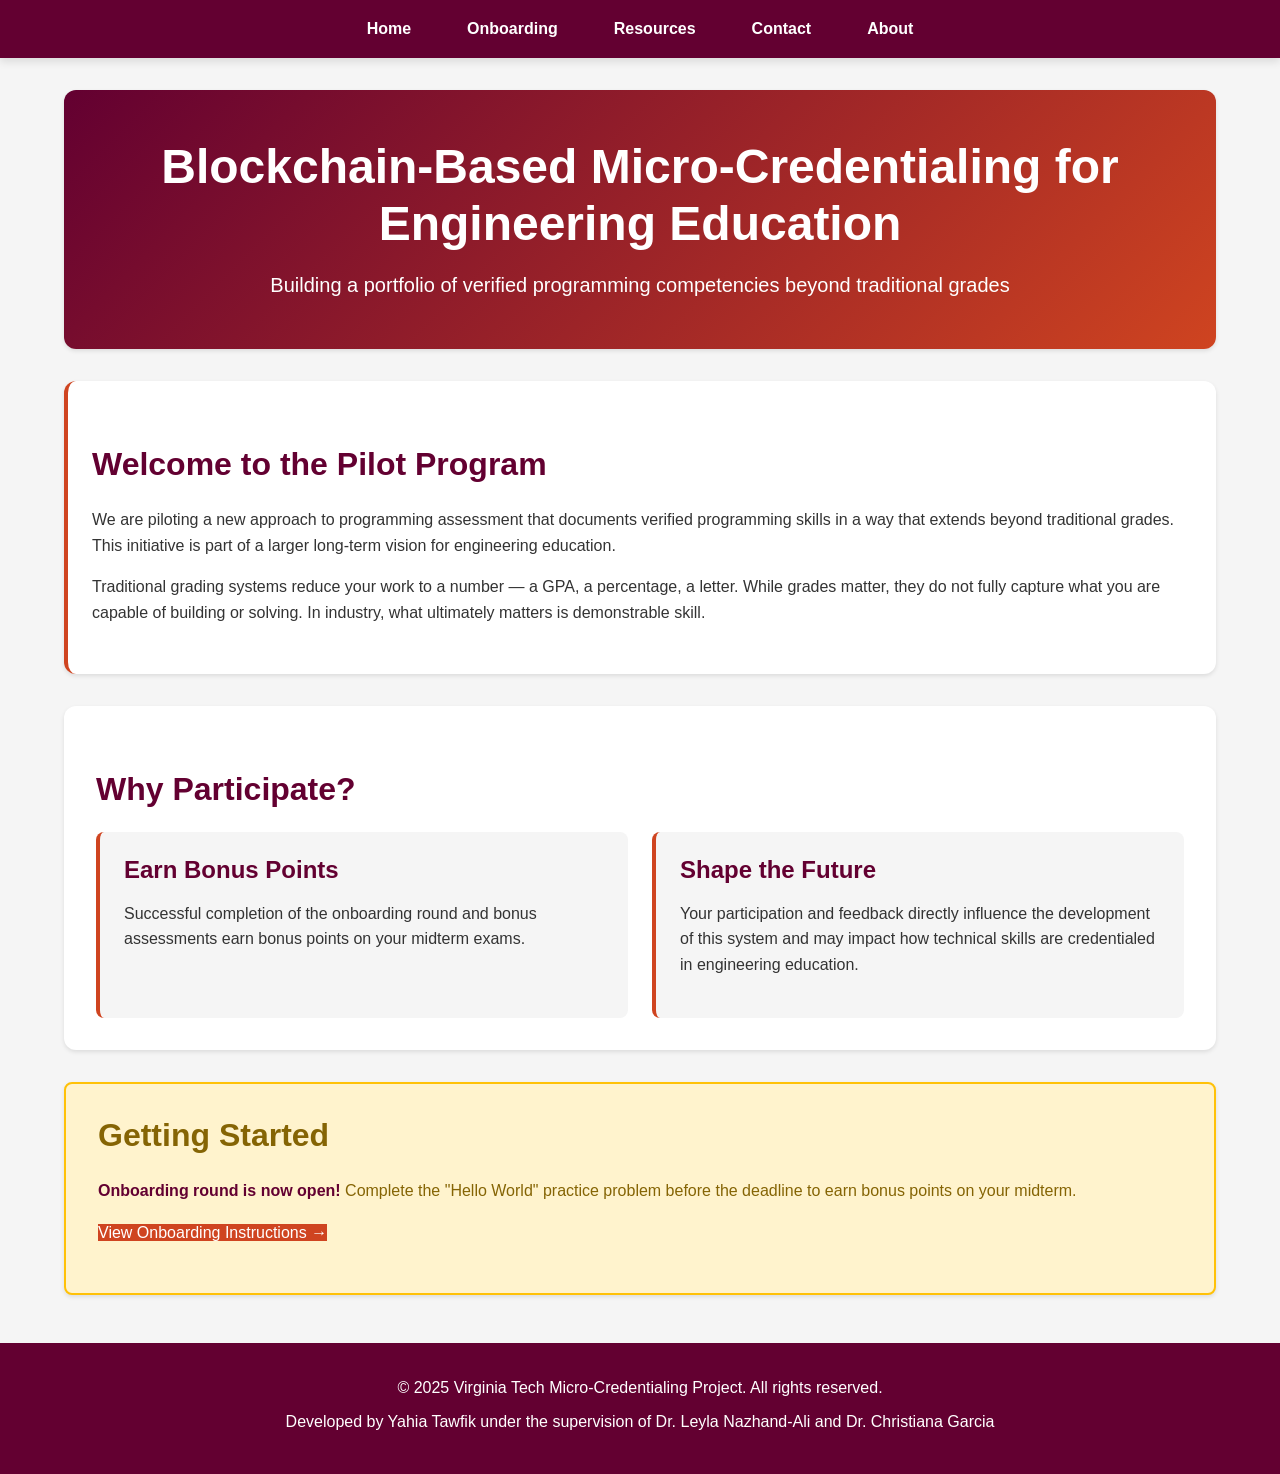
<file: index.html>
<!DOCTYPE html>
<html lang="en">
<head>
    <meta charset="UTF-8">
    <meta name="viewport" content="width=device-width, initial-scale=1.0">
    <title>Micro-Credentialing Project | Home</title>
    <link rel="stylesheet" href="css/styles.css">
</head>
<body>
    <header>
        <nav>
            <ul>
                <li><a href="index.html">Home</a></li>
                <li><a href="onboarding.html">Onboarding</a></li>
                <li><a href="resources.html">Resources</a></li>
                <li><a href="contact.html">Contact</a></li>
                <li><a href="about.html">About</a></li>
            </ul>
        </nav>
    </header>

    <main>
        <section class="hero">
            <h1>Blockchain-Based Micro-Credentialing for Engineering Education</h1>
            <p>Building a portfolio of verified programming competencies beyond traditional grades</p>
        </section>

        <section class="introduction">
            <h2>Welcome to the Pilot Program</h2>
            <p>We are piloting a new approach to programming assessment that documents verified programming skills in a way that extends beyond traditional grades. This initiative is part of a larger long-term vision for engineering education.</p>
            <p>Traditional grading systems reduce your work to a number — a GPA, a percentage, a letter. While grades matter, they do not fully capture what you are capable of building or solving. In industry, what ultimately matters is demonstrable skill.</p>
        </section>

        <!-- Participation Benefits -->
        <section class="about-section">
            <h2>Why Participate?</h2>
            
            <div class="benefits-grid">
                <div class="benefit-card">
                    <h3>Earn Bonus Points</h3>
                    <p>Successful completion of the onboarding round and bonus assessments earn bonus points on your midterm exams.</p>
                </div>

                <div class="benefit-card">
                    <h3>Shape the Future</h3>
                    <p>Your participation and feedback directly influence the development of this system and may impact how technical skills are credentialed in engineering education.</p>
                </div>
            </div>
        </section>

        <section class="latest-announcement">
            <h2>Getting Started</h2>
            <p><strong>Onboarding round is now open!</strong> Complete the "Hello World" practice problem before the deadline to earn bonus points on your midterm.</p>
            <p><a href="onboarding.html" class="cta-button">View Onboarding Instructions →</a></p>
        </section>
    </main>

    <footer>
        <p>&copy; 2025 Virginia Tech Micro-Credentialing Project. All rights reserved.</p>
        <p>Developed by Yahia Tawfik under the supervision of Dr. Leyla Nazhand-Ali and Dr. Christiana Garcia</p>
    </footer>
</body>
</html>
</file>
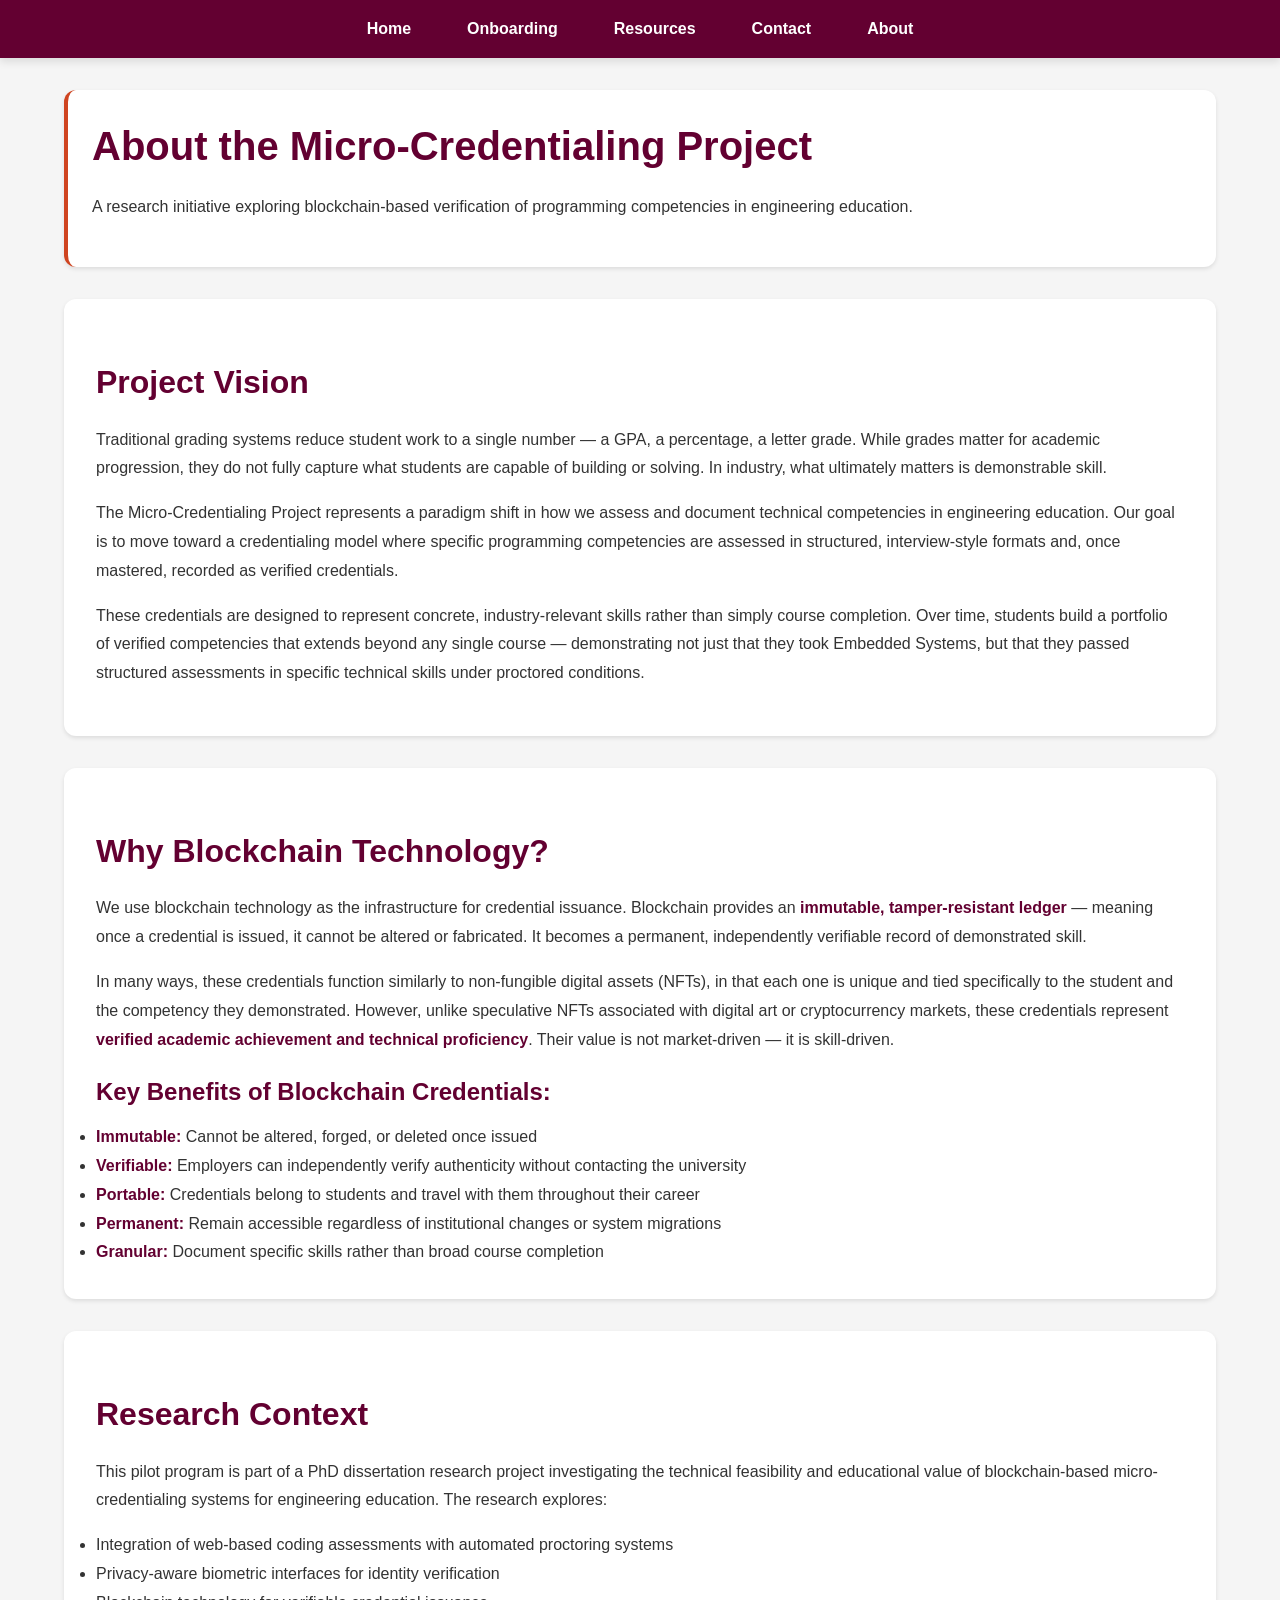
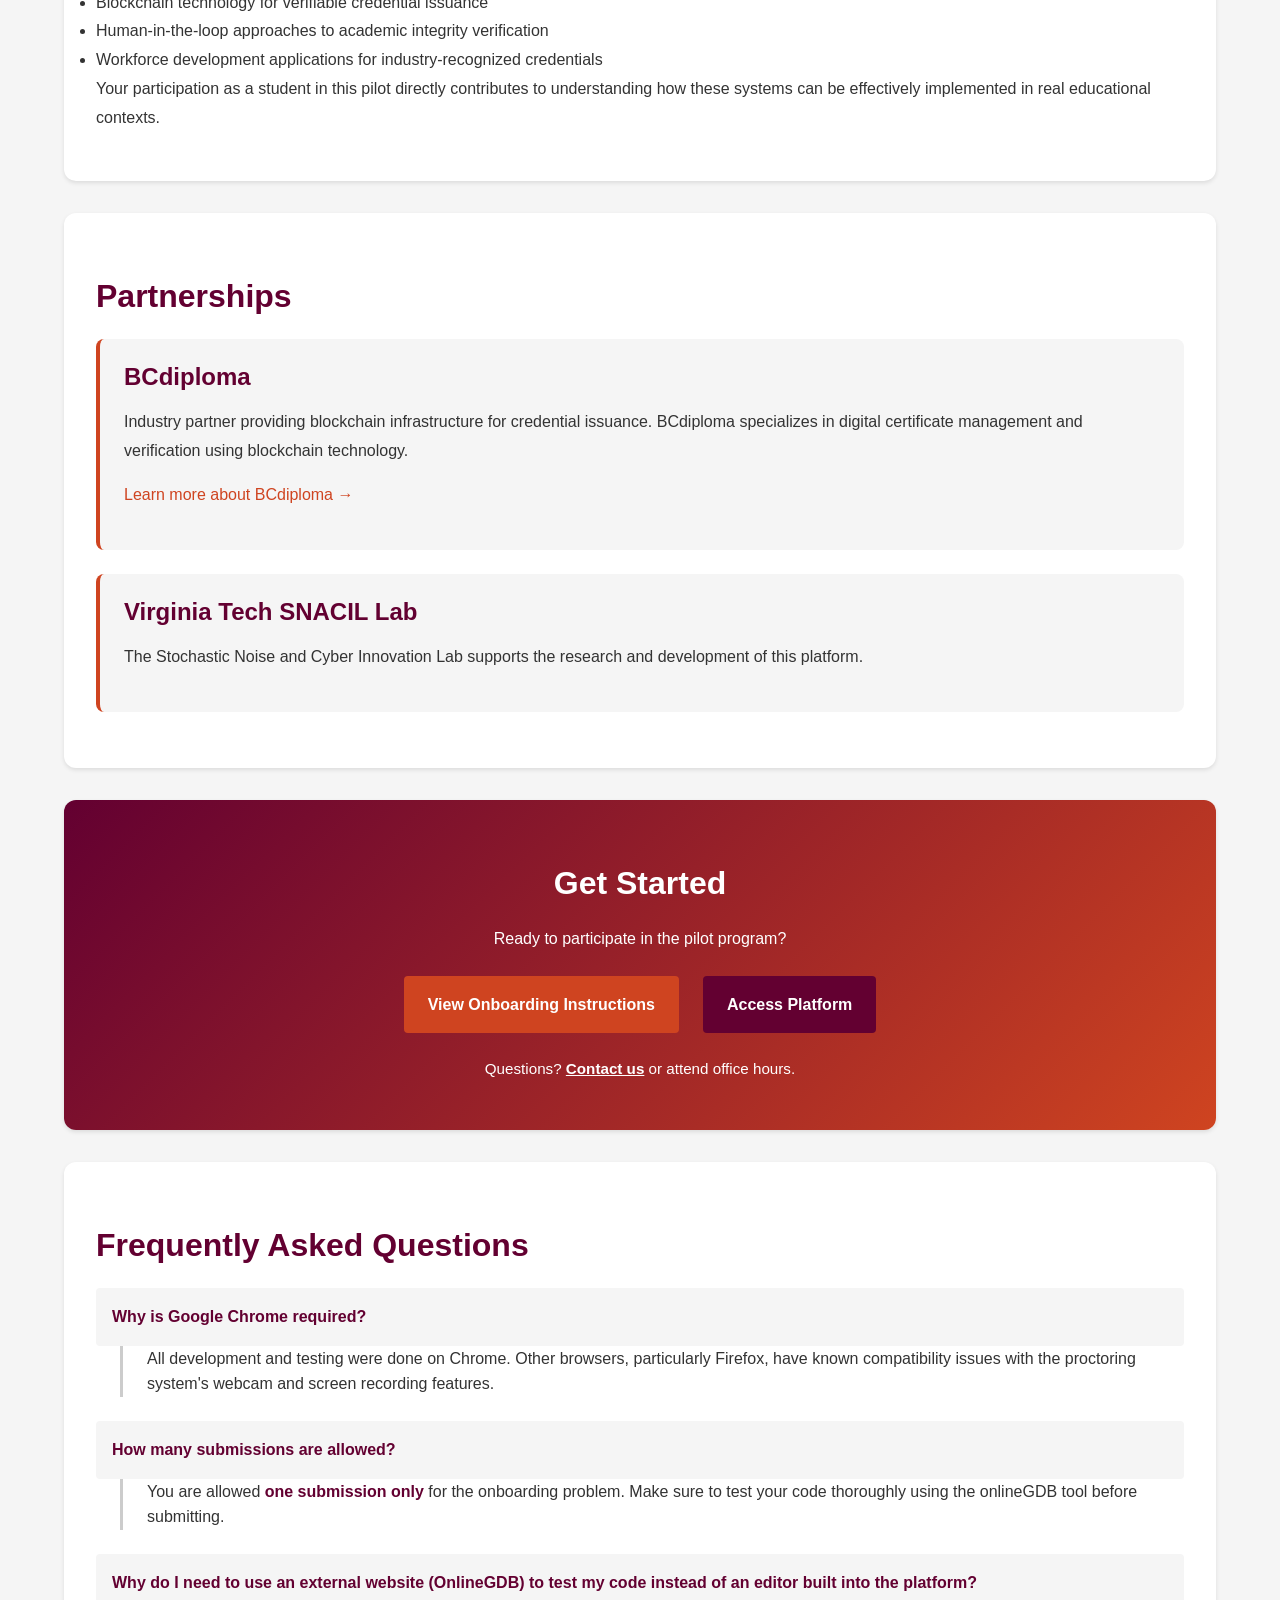
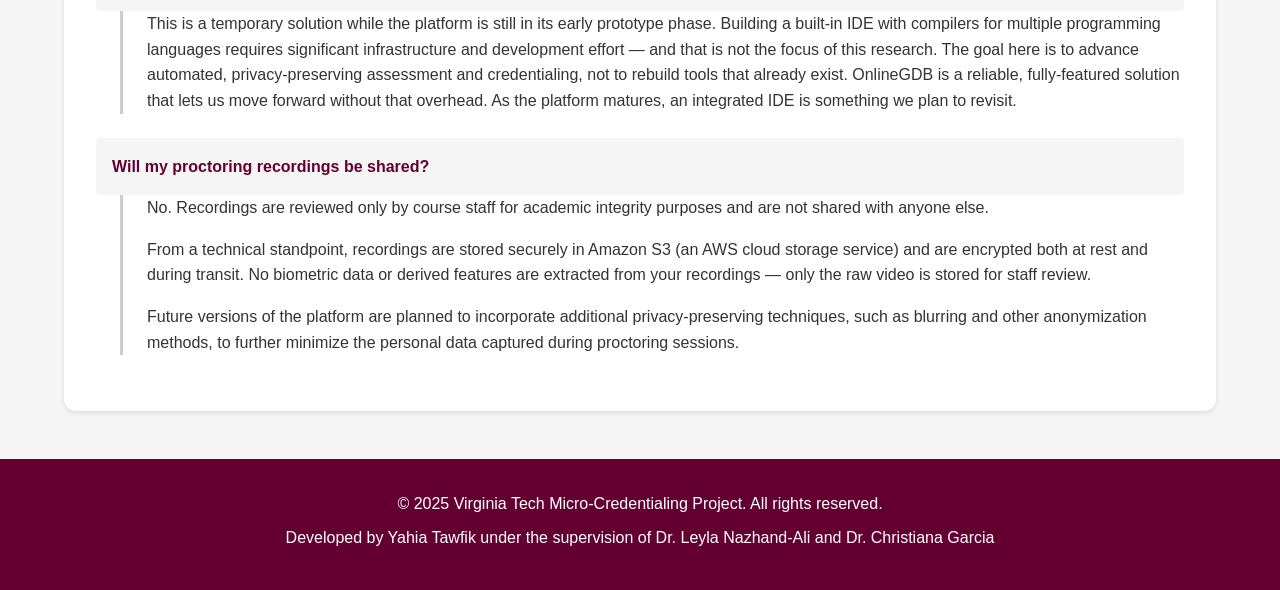
<file: about.html>
<!DOCTYPE html>
<html lang="en">
<head>
    <meta charset="UTF-8">
    <meta name="viewport" content="width=device-width, initial-scale=1.0">
    <title>Micro-Credentialing Project | About</title>
    <link rel="stylesheet" href="css/styles.css">
</head>
<body>
    <header>
        <nav>
            <ul>
                <li><a href="index.html">Home</a></li>
                <li><a href="onboarding.html">Onboarding</a></li>
                <li><a href="resources.html">Resources</a></li>
                <li><a href="contact.html">Contact</a></li>
                <li><a href="about.html">About</a></li>
            </ul>
        </nav>
    </header>

    <main>
        <section class="about-intro">
            <h1>About the Micro-Credentialing Project</h1>
            <p>A research initiative exploring blockchain-based verification of programming competencies in engineering education.</p>
        </section>

        <!-- Project Vision -->
        <section class="about-section">
            <h2>Project Vision</h2>
            
            <div class="vision-content">
                <p>Traditional grading systems reduce student work to a single number — a GPA, a percentage, a letter grade. While grades matter for academic progression, they do not fully capture what students are capable of building or solving. In industry, what ultimately matters is demonstrable skill.</p>

                <p>The Micro-Credentialing Project represents a paradigm shift in how we assess and document technical competencies in engineering education. Our goal is to move toward a credentialing model where specific programming competencies are assessed in structured, interview-style formats and, once mastered, recorded as verified credentials.</p>

                <p>These credentials are designed to represent concrete, industry-relevant skills rather than simply course completion. Over time, students build a portfolio of verified competencies that extends beyond any single course — demonstrating not just that they took Embedded Systems, but that they passed structured assessments in specific technical skills under proctored conditions.</p>
            </div>
        </section>

        <!-- Why Blockchain? -->
        <section class="about-section">
            <h2>Why Blockchain Technology?</h2>
            
            <div class="blockchain-explanation">
                <p>We use blockchain technology as the infrastructure for credential issuance. Blockchain provides an <strong>immutable, tamper-resistant ledger</strong> — meaning once a credential is issued, it cannot be altered or fabricated. It becomes a permanent, independently verifiable record of demonstrated skill.</p>

                <p>In many ways, these credentials function similarly to non-fungible digital assets (NFTs), in that each one is unique and tied specifically to the student and the competency they demonstrated. However, unlike speculative NFTs associated with digital art or cryptocurrency markets, these credentials represent <strong>verified academic achievement and technical proficiency</strong>. Their value is not market-driven — it is skill-driven.</p>

                <h3>Key Benefits of Blockchain Credentials:</h3>
                <ul>
                    <li><strong>Immutable:</strong> Cannot be altered, forged, or deleted once issued</li>
                    <li><strong>Verifiable:</strong> Employers can independently verify authenticity without contacting the university</li>
                    <li><strong>Portable:</strong> Credentials belong to students and travel with them throughout their career</li>
                    <li><strong>Permanent:</strong> Remain accessible regardless of institutional changes or system migrations</li>
                    <li><strong>Granular:</strong> Document specific skills rather than broad course completion</li>
                </ul>
            </div>
        </section>

        <!-- Research Context -->
        <section class="about-section">
            <h2>Research Context</h2>
            
            <div class="research-content">
                <p>This pilot program is part of a PhD dissertation research project investigating the technical feasibility and educational value of blockchain-based micro-credentialing systems for engineering education. The research explores:</p>

                <ul>
                    <li>Integration of web-based coding assessments with automated proctoring systems</li>
                    <li>Privacy-aware biometric interfaces for identity verification</li>
                    <li>Blockchain technology for verifiable credential issuance</li>
                    <li>Human-in-the-loop approaches to academic integrity verification</li>
                    <li>Workforce development applications for industry-recognized credentials</li>
                </ul>

                <p>Your participation as a student in this pilot directly contributes to understanding how these systems can be effectively implemented in real educational contexts.</p>
            </div>
        </section>
       
        <!-- Partnerships -->
        <section class="about-section">
            <h2>Partnerships</h2>
            
            <div class="partners-content">
                <div class="partner">
                    <h3>BCdiploma</h3>
                    <p>Industry partner providing blockchain infrastructure for credential issuance. BCdiploma specializes in digital certificate management and verification using blockchain technology.</p>
                    <p><a href="https://www.bcdiploma.com/" target="_blank">Learn more about BCdiploma →</a></p>
                </div>

                <div class="partner">
                    <h3>Virginia Tech SNACIL Lab</h3>
                    <p>The Stochastic Noise and Cyber Innovation Lab supports the research and development of this platform.</p>
                </div>
            </div>
        </section>

        <!-- Get Involved -->
        <section class="about-section cta-section">
            <h2>Get Started</h2>
            <p>Ready to participate in the pilot program?</p>
            <div class="cta-buttons">
                <a href="onboarding.html" class="button button-primary">View Onboarding Instructions</a>
                <a href="https://main.dn9on5ji0olal.amplifyapp.com" target="_blank" class="button button-secondary">Access Platform</a>
            </div>
            <p class="contact-info">Questions? <a href="contact.html">Contact us</a> or attend office hours.</p>
        </section>

        <section class="faq">
            <h2>Frequently Asked Questions</h2>
            <dl>
                <dt>Why is Google Chrome required?</dt>
                <dd>All development and testing were done on Chrome. Other browsers, particularly Firefox, have known compatibility issues with the proctoring system's webcam and screen recording features.</dd>

                <dt>How many submissions are allowed?</dt>
                <dd>You are allowed <strong>one submission only</strong> for the onboarding problem. Make sure to test your code thoroughly using the onlineGDB tool before submitting.</dd>

                <dt>Why do I need to use an external website (OnlineGDB) to test my code instead of an editor built into the platform?</dt>
                <dd>This is a temporary solution while the platform is still in its early prototype phase. Building a built-in IDE with compilers for multiple programming languages requires significant infrastructure and development effort — and that is not the focus of this research. The goal here is to advance automated, privacy-preserving assessment and credentialing, not to rebuild tools that already exist. OnlineGDB is a reliable, fully-featured solution that lets us move forward without that overhead. As the platform matures, an integrated IDE is something we plan to revisit.</dd>

                <dt>Will my proctoring recordings be shared?</dt>
                <dd>
                    <p>No. Recordings are reviewed only by course staff for academic integrity purposes and are not shared with anyone else.</p>
                    <p>From a technical standpoint, recordings are stored securely in Amazon S3 (an AWS cloud storage service) and are encrypted both at rest and during transit. No biometric data or derived features are extracted from your recordings — only the raw video is stored for staff review.</p>
                    <p>Future versions of the platform are planned to incorporate additional privacy-preserving techniques, such as blurring and other anonymization methods, to further minimize the personal data captured during proctoring sessions.</p>
                </dd>
            </dl>
        </section>

    </main>

    <footer>
        <p>&copy; 2025 Virginia Tech Micro-Credentialing Project. All rights reserved.</p>
        <p>Developed by Yahia Tawfik under the supervision of Dr. Leyla Nazhand-Ali and Dr. Christiana Garcia</p>
    </footer>
</body>
</html>
</file>
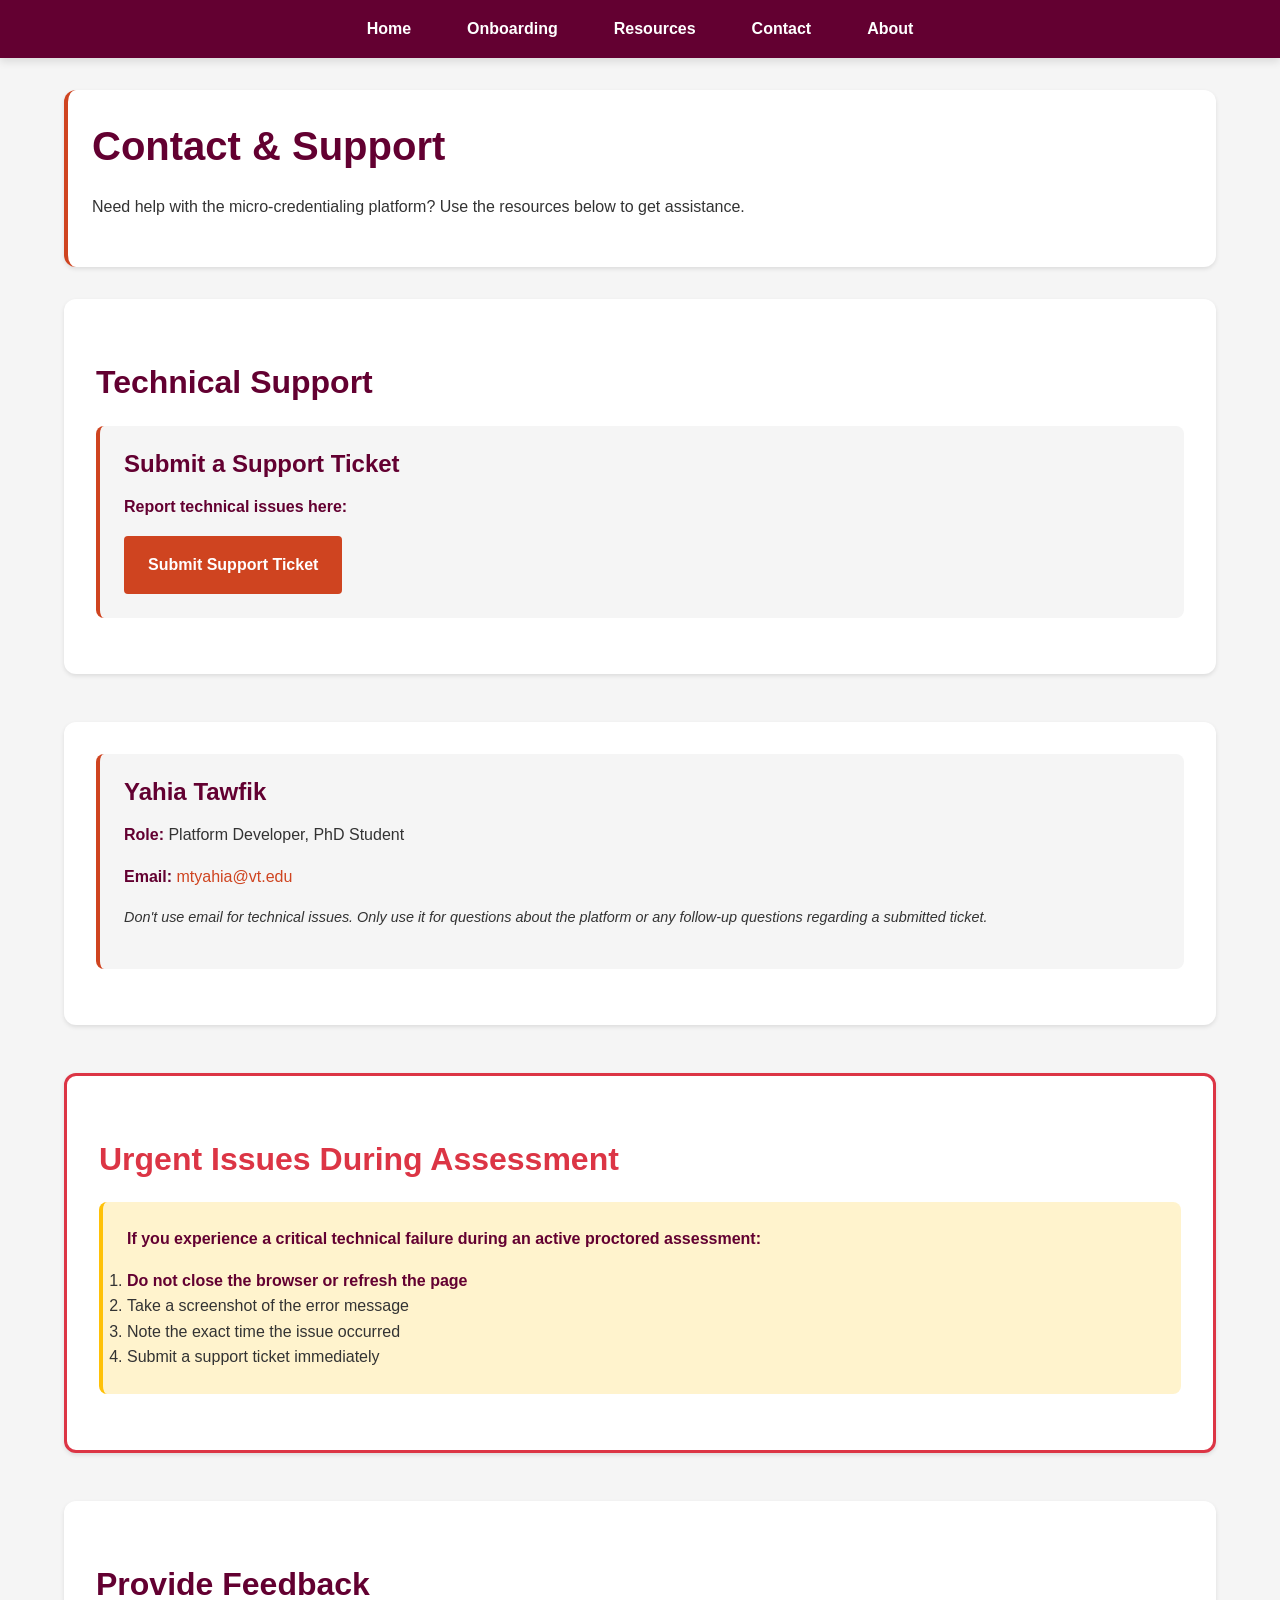
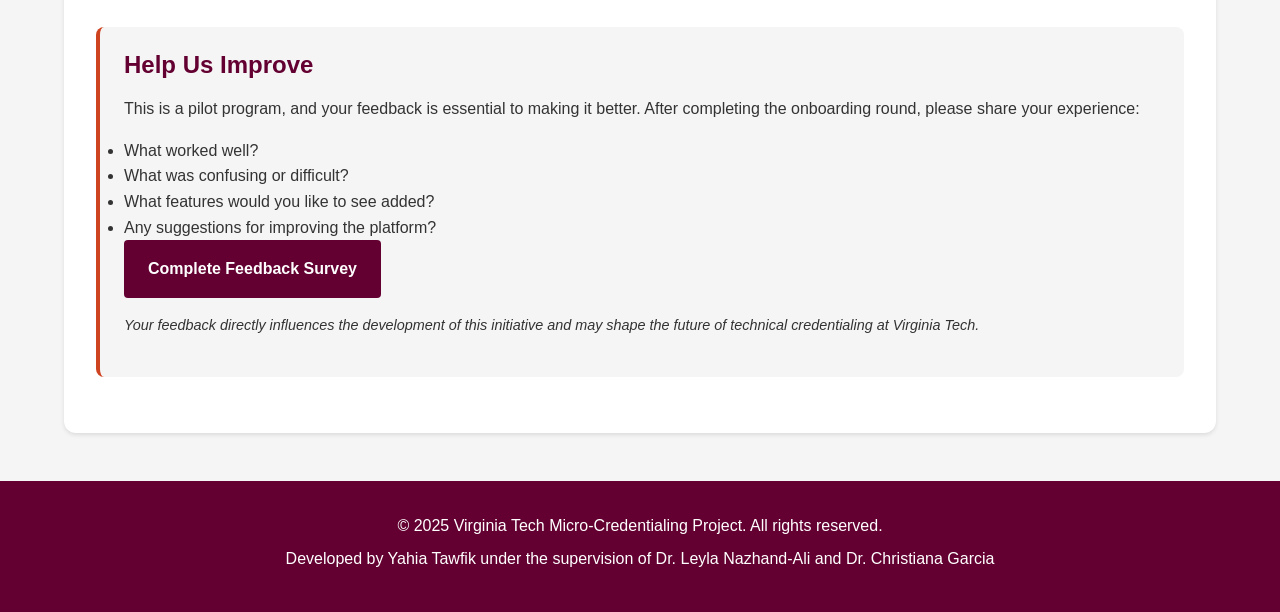
<file: contact.html>
<!DOCTYPE html>
<html lang="en">
<head>
    <meta charset="UTF-8">
    <meta name="viewport" content="width=device-width, initial-scale=1.0">
    <title>Micro-Credentialing Project | Contact & Support</title>
    <link rel="stylesheet" href="css/styles.css">
</head>
<body>
    <header>
        <nav>
            <ul>
                <li><a href="index.html">Home</a></li>
                <li><a href="onboarding.html">Onboarding</a></li>
                <li><a href="resources.html">Resources</a></li>
                <li><a href="contact.html">Contact</a></li>
                <li><a href="about.html">About</a></li>
            </ul>
        </nav>
    </header>

    <main>
        <section class="contact-intro">
            <h1>Contact & Support</h1>
            <p>Need help with the micro-credentialing platform? Use the resources below to get assistance.</p>
        </section>

        <!-- Technical Support -->
        <section class="contact-section">
            <h2>Technical Support</h2>
            
            <div class="contact-card">
                <h3>Submit a Support Ticket</h3>
                <p><strong>Report technical issues here:</strong></p>
                <a href="https://forms.gle/Adi2EeUHffw9upkk8" target="_blank" class="button button-primary">Submit Support Ticket</a>
            </div>
        </section>

        <!-- Course Staff Contact -->
        <section class="contact-section">

            <div class="contact-card">
                <h3>Yahia Tawfik</h3>
                <p><strong>Role:</strong> Platform Developer, PhD Student</p>
                <p><strong>Email:</strong> <a href="mailto:mtyahia@vt.edu">mtyahia@vt.edu</a></p>
                <p class="note"><em>Don't use email for technical issues. Only use it for questions about the platform or any follow-up questions regarding a submitted ticket.</em></p>
            </div>
        </section>

       
        <!-- Emergency Contact -->
        <section class="contact-section emergency-contact">
            <h2>Urgent Issues During Assessment</h2>
            
            <div class="contact-card urgent">
                <p><strong>If you experience a critical technical failure during an active proctored assessment:</strong></p>
                <ol>
                    <li><strong>Do not close the browser or refresh the page</strong></li>
                    <li>Take a screenshot of the error message</li>
                    <li>Note the exact time the issue occurred</li>
                    <li>Submit a support ticket immediately</li>
                </ol>
            </div>
        </section>

        <!-- Feedback -->
        <section class="contact-section">
            <h2>Provide Feedback</h2>
            
            <div class="contact-card">
                <h3>Help Us Improve</h3>
                <p>This is a pilot program, and your feedback is essential to making it better. After completing the onboarding round, please share your experience:</p>
                <ul>
                    <li>What worked well?</li>
                    <li>What was confusing or difficult?</li>
                    <li>What features would you like to see added?</li>
                    <li>Any suggestions for improving the platform?</li>
                </ul>
                <a href="https://forms.gle/APpq7ZGkDE3UhMvc6" target="_blank" class="button button-secondary">Complete Feedback Survey</a>
                <p class="note"><em>Your feedback directly influences the development of this initiative and may shape the future of technical credentialing at Virginia Tech.</em></p>
            </div>
        </section>
    </main>

    <footer>
        <p>&copy; 2025 Virginia Tech Micro-Credentialing Project. All rights reserved.</p>
        <p>Developed by Yahia Tawfik under the supervision of Dr. Leyla Nazhand-Ali and Dr. Christiana Garcia</p>
    </footer>
</body>
</html>
</file>
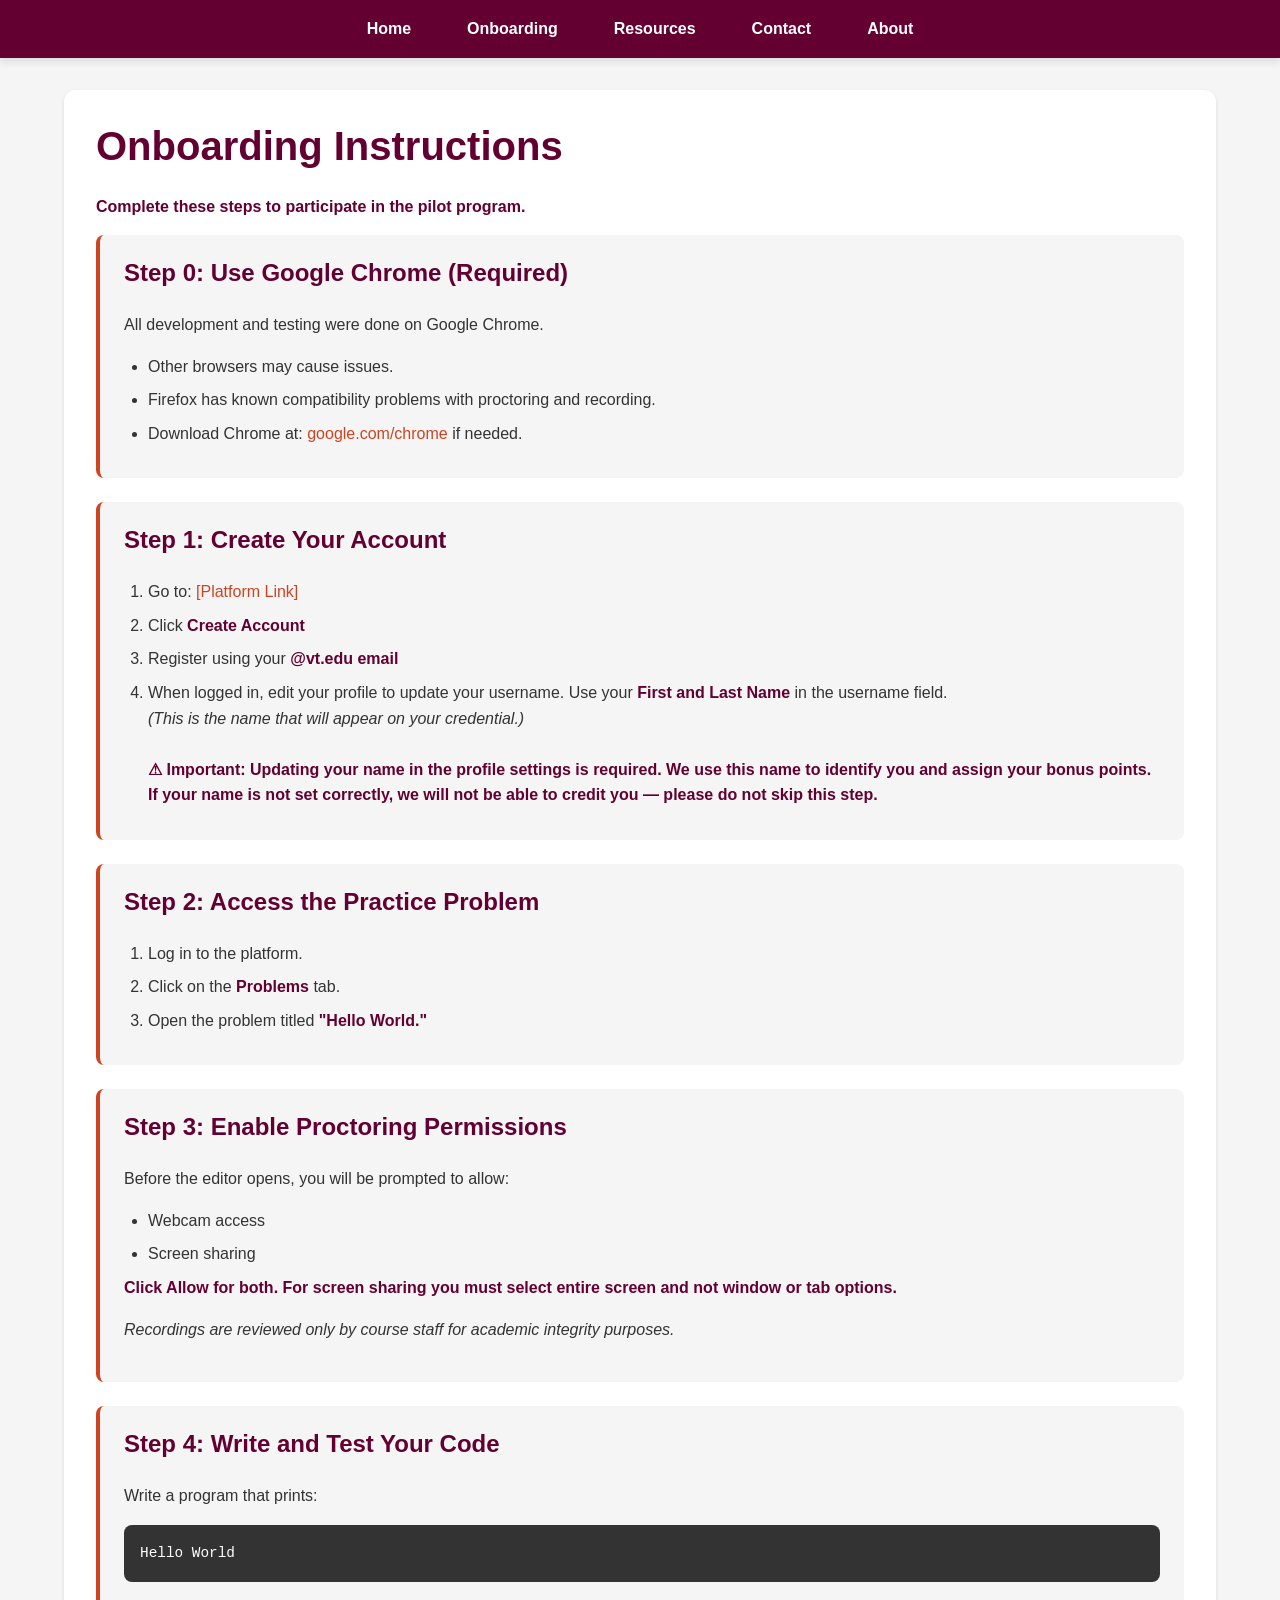
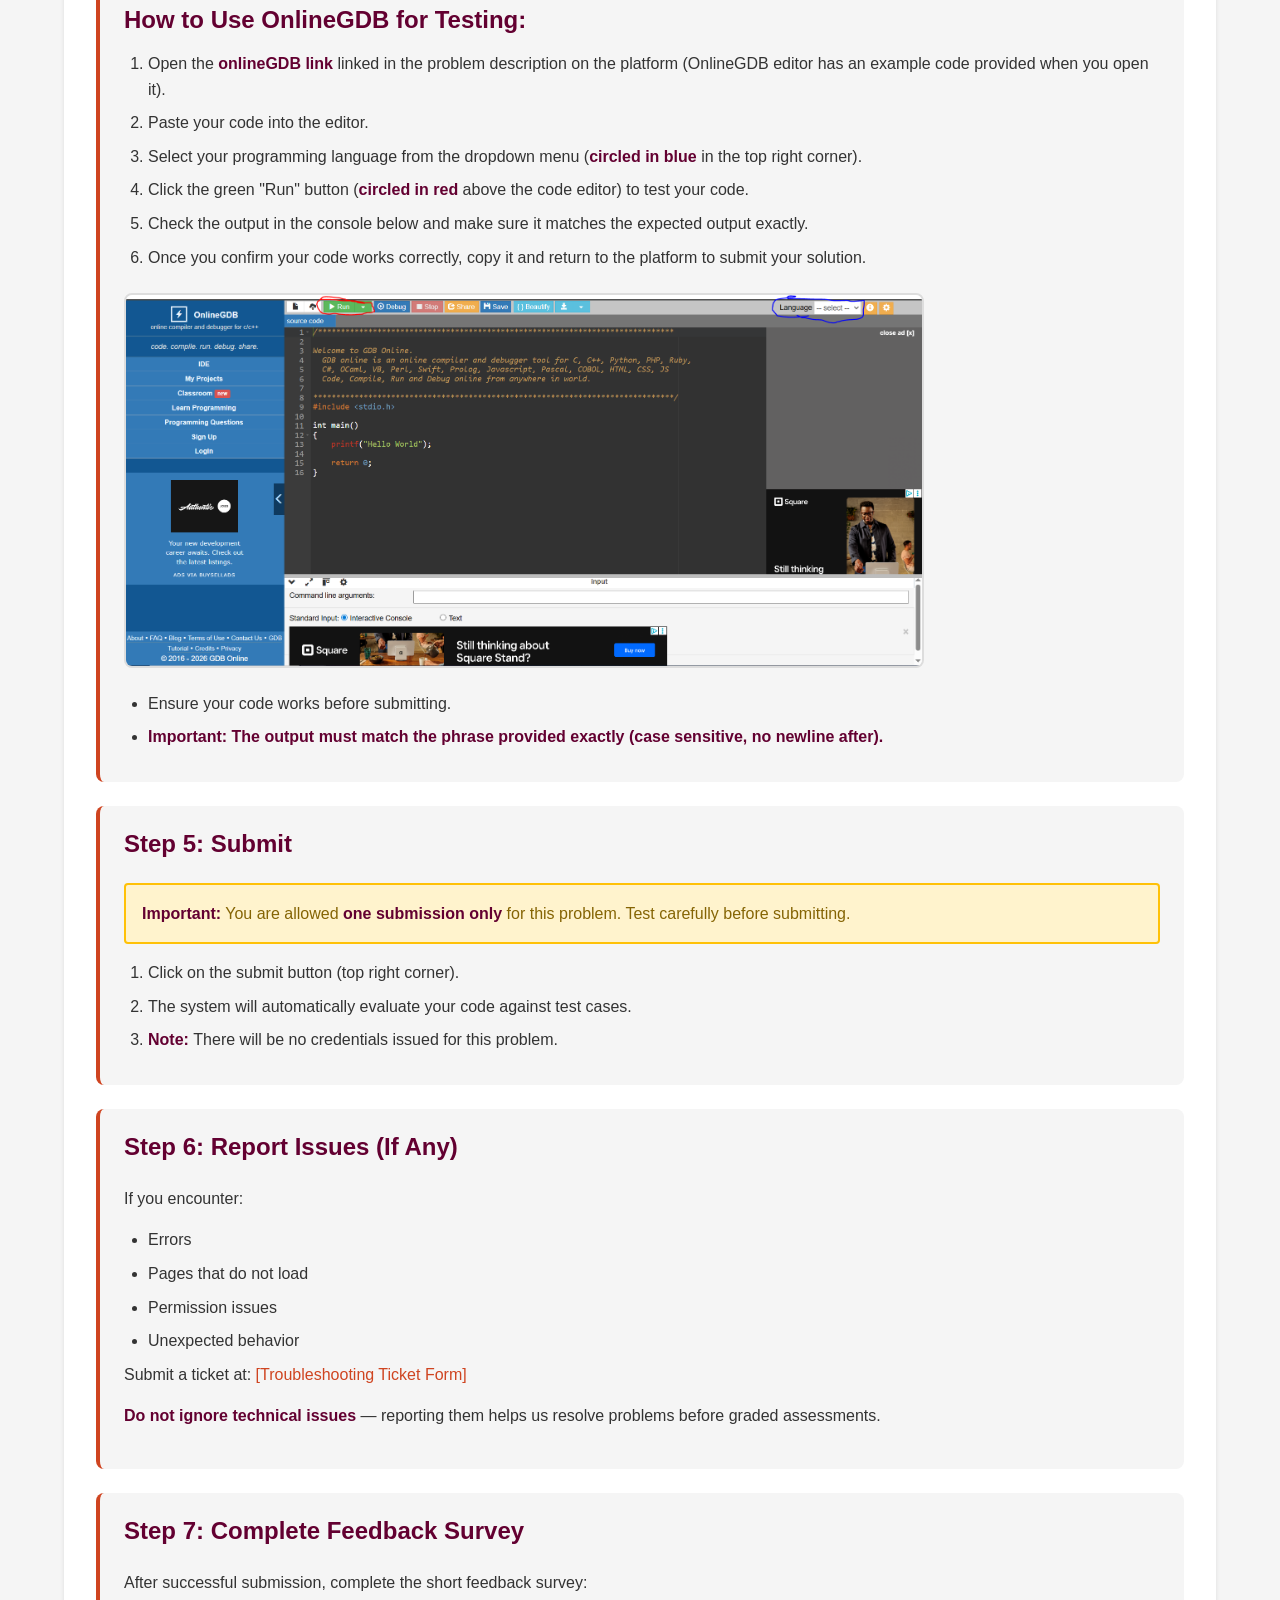
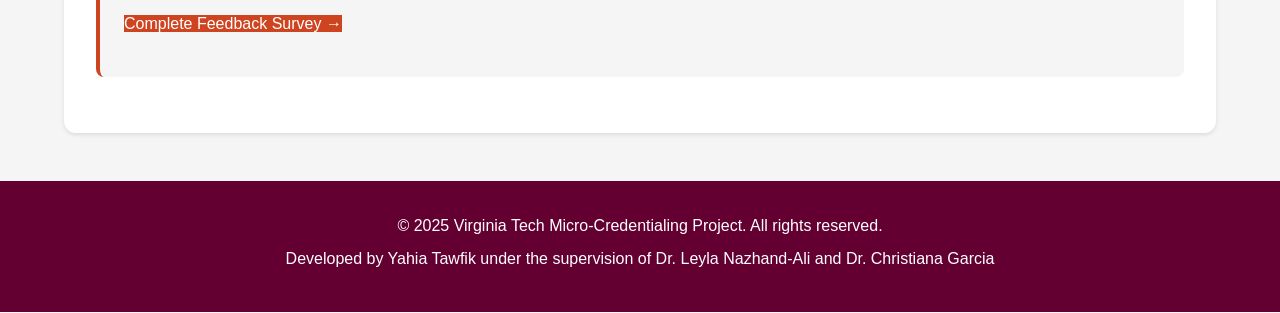
<file: onboarding.html>
<!DOCTYPE html>
<html lang="en">
<head>
    <meta charset="UTF-8">
    <meta name="viewport" content="width=device-width, initial-scale=1.0">
    <title>Micro-Credentialing Project | Onboarding</title>
    <link rel="stylesheet" href="css/styles.css">
</head>
<body>
    <header>
        <nav>
            <ul>
                <li><a href="index.html">Home</a></li>
                <li><a href="onboarding.html">Onboarding</a></li>
                <li><a href="resources.html">Resources</a></li>
                <li><a href="contact.html">Contact</a></li>
                <li><a href="about.html">About</a></li>
            </ul>
        </nav>
    </header>

    <main>
        <section class="onboarding">
            <h1>Onboarding Instructions</h1>
            <p><strong>Complete these steps to participate in the pilot program.</strong></p>
            
            <div class="step">
                <h2>Step 0: Use Google Chrome (Required)</h2>
                <p>All development and testing were done on Google Chrome.</p>
                <ul>
                    <li>Other browsers may cause issues.</li>
                    <li>Firefox has known compatibility problems with proctoring and recording.</li>
                    <li>Download Chrome at: <a href="https://google.com/chrome" target="_blank">google.com/chrome</a> if needed.</li>
                </ul>
            </div>

            <div class="step">
                <h2>Step 1: Create Your Account</h2>
                <ol>
                    <li>Go to: <a href="https://main.dn9on5ji0olal.amplifyapp.com" target="_blank">[Platform Link]</a></li>
                    <li>Click <strong>Create Account</strong></li>
                    <li>Register using your <strong>@vt.edu email</strong></li>
                    <li>When logged in, edit your profile to update your username. Use your <strong>First and Last Name</strong> in the username field.<br>
                        <em>(This is the name that will appear on your credential.)</em><br><br>
                        <strong>⚠ Important: Updating your name in the profile settings is required. We use this name to identify you and assign your bonus points. If your name is not set correctly, we will not be able to credit you — please do not skip this step.</strong></li>
                </ol>
            </div>

            <div class="step">
                <h2>Step 2: Access the Practice Problem</h2>
                <ol>
                    <li>Log in to the platform.</li>
                    <li>Click on the <strong>Problems</strong> tab.</li>
                    <li>Open the problem titled <strong>"Hello World."</strong></li>
                </ol>
            </div>

            <div class="step">
                <h2>Step 3: Enable Proctoring Permissions</h2>
                <p>Before the editor opens, you will be prompted to allow:</p>
                <ul>
                    <li>Webcam access</li>
                    <li>Screen sharing</li>
                </ul>
                <p><strong>Click Allow for both. For screen sharing you must select entire screen and not window or tab options.</strong></p>
                <p><em>Recordings are reviewed only by course staff for academic integrity purposes.</em></p>
            </div>

            <div class="step">
                <h2>Step 4: Write and Test Your Code</h2>
                <p>Write a program that prints:</p>
                <pre><code>Hello World</code></pre>
                
                <h3>How to Use OnlineGDB for Testing:</h3>
                <ol>
                    <li>Open the <strong>onlineGDB link</strong> linked in the problem description on the platform (OnlineGDB editor has an example code provided when you open it).</li>
                    <li>Paste your code into the editor.</li>
                    <li>Select your programming language from the dropdown menu (<strong>circled in blue</strong> in the top right corner).</li>
                    <li>Click the green "Run" button (<strong>circled in red</strong> above the code editor) to test your code.</li>
                    <li>Check the output in the console below and make sure it matches the expected output exactly.</li>
                    <li>Once you confirm your code works correctly, copy it and return to the platform to submit your solution.</li>
                </ol>
                
                <img src="images/onlinegdb-tutorial.PNG" alt="OnlineGDB Tutorial" style="width: 100%; max-width: 800px; border: 2px solid #ddd; border-radius: 8px; margin: 15px 0;">
                
                <ul>
                    <li>Ensure your code works before submitting.</li>
                    <li><strong>Important: The output must match the phrase provided exactly (case sensitive, no newline after).</strong></li>
                </ul>
            </div>

            <div class="step">
                <h2>Step 5: Submit</h2>
                <p class="warning"><strong>Important:</strong> You are allowed <strong>one submission only</strong> for this problem. Test carefully before submitting.</p>
                <ol>
                    <li>Click on the submit button (top right corner).</li>
                    <li>The system will automatically evaluate your code against test cases.</li>
                    <li><strong> Note: </strong> There will be no credentials issued for this problem.</li>
                </ol>
            </div>

            <div class="step">
                <h2>Step 6: Report Issues (If Any)</h2>
                <p>If you encounter:</p>
                <ul>
                    <li>Errors</li>
                    <li>Pages that do not load</li>
                    <li>Permission issues</li>
                    <li>Unexpected behavior</li>
                </ul>
                <p>Submit a ticket at: <a href="https://forms.gle/Adi2EeUHffw9upkk8" target="_blank">[Troubleshooting Ticket Form]</a></p>
                <p><strong>Do not ignore technical issues</strong> — reporting them helps us resolve problems before graded assessments.</p>
            </div>

            <div class="step">
                <h2>Step 7: Complete Feedback Survey</h2>
                <p>After successful submission, complete the short feedback survey:</p>
                <p><a href="https://forms.gle/27DP4RboEp3VzZcQ6" target="_blank" class="cta-button">Complete Feedback Survey →</a></p>
            </div>
        </section>

    </main>

    <footer>
        <p>&copy; 2025 Virginia Tech Micro-Credentialing Project. All rights reserved.</p>
        <p>Developed by Yahia Tawfik under the supervision of Dr. Leyla Nazhand-Ali and Dr. Christiana Garcia</p>
    </footer>
</body>
</html>
</file>
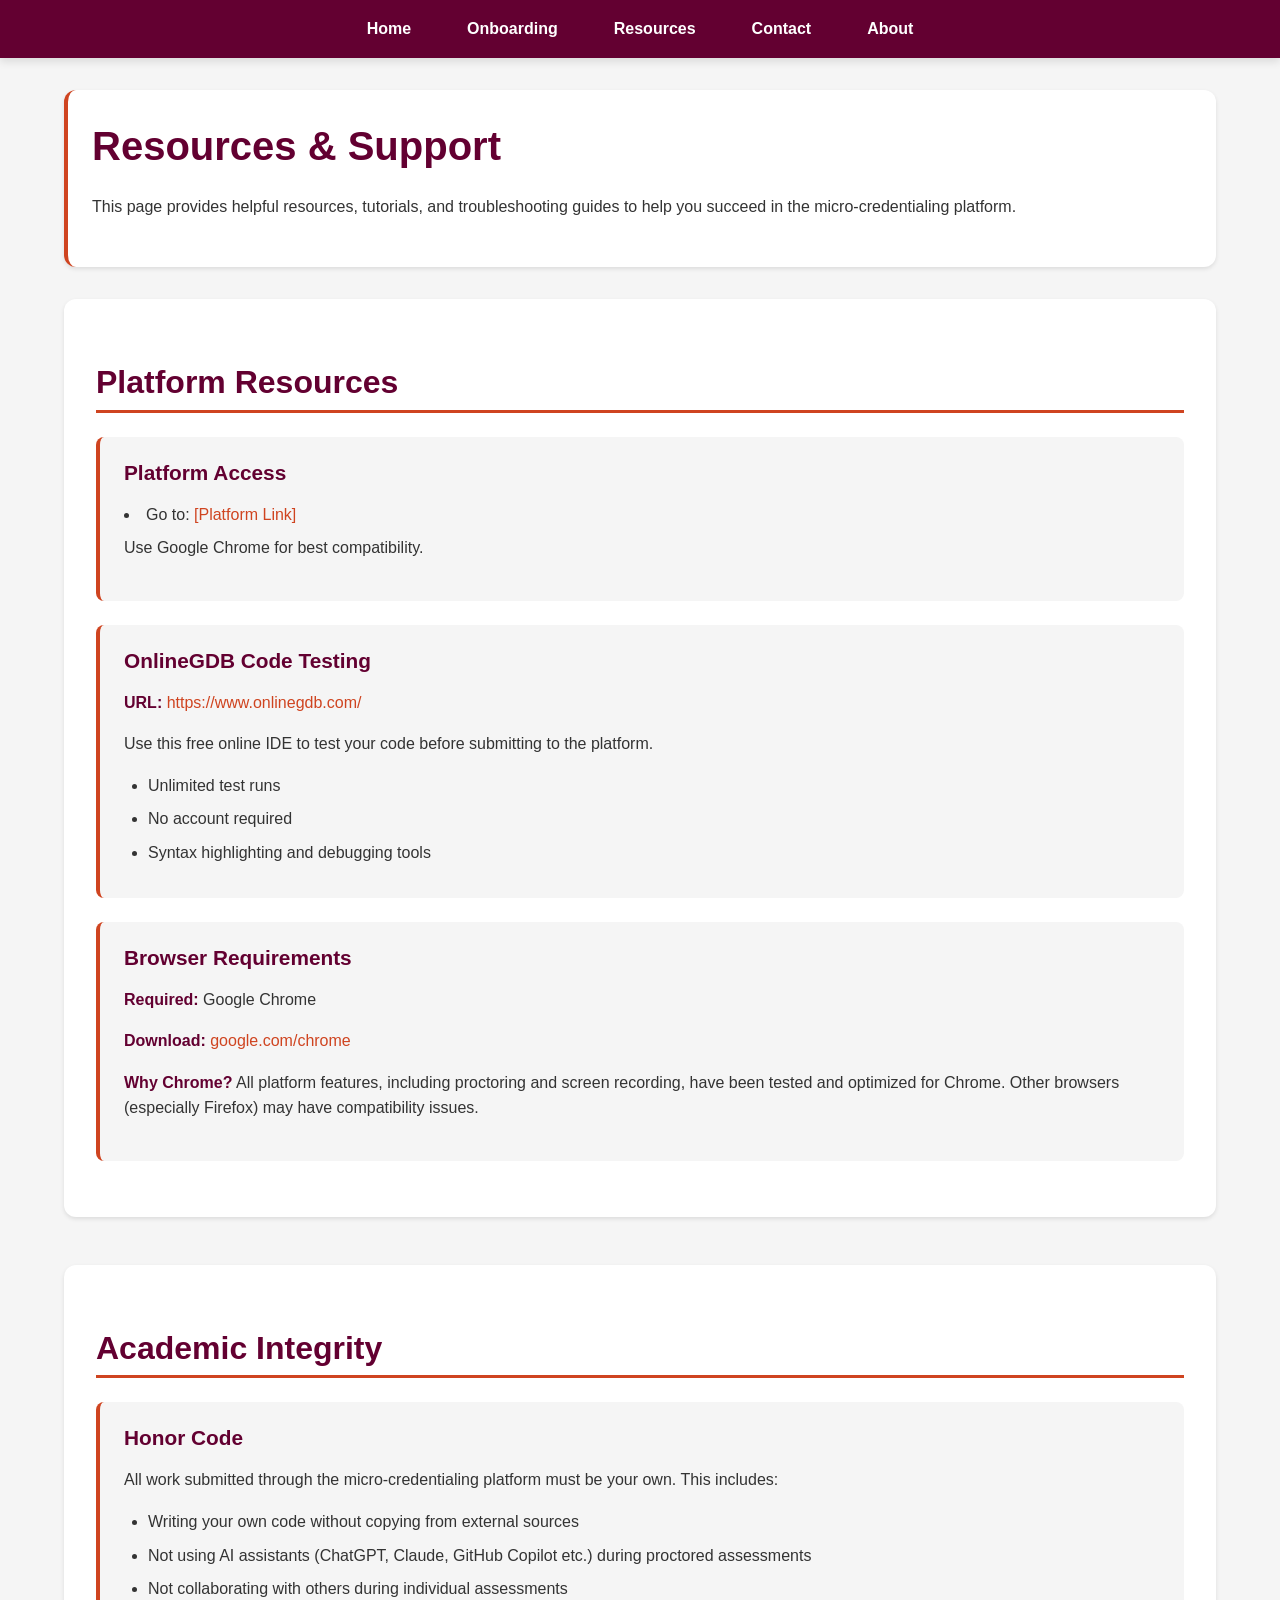
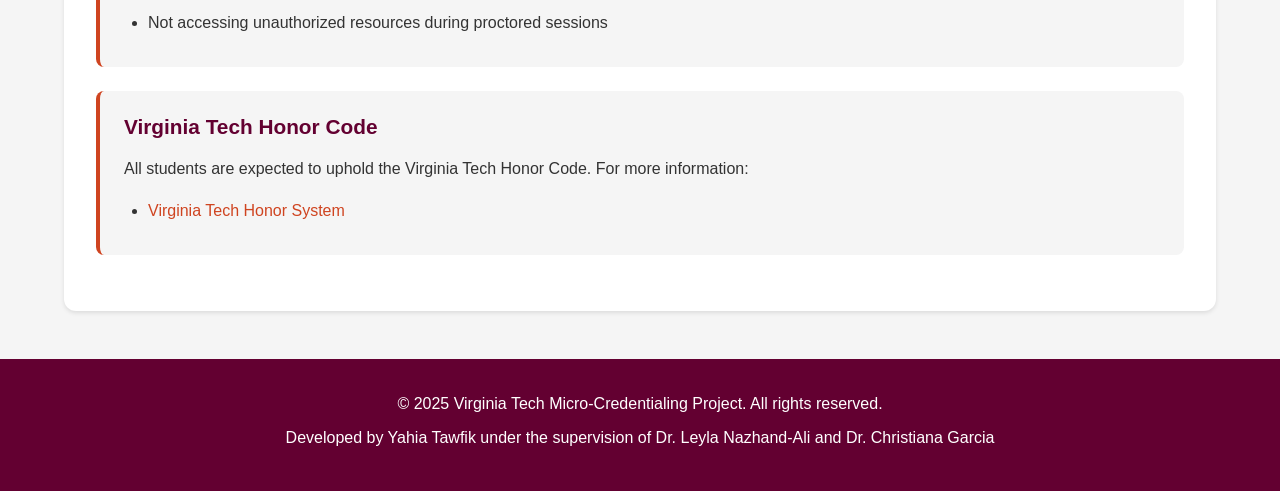
<file: resources.html>
<!DOCTYPE html>
<html lang="en">
<head>
    <meta charset="UTF-8">
    <meta name="viewport" content="width=device-width, initial-scale=1.0">
    <title>Micro-Credentialing Project | Resources</title>
    <link rel="stylesheet" href="css/styles.css">
</head>
<body>
    <header>
        <nav>
            <ul>
                <li><a href="index.html">Home</a></li>
                <li><a href="onboarding.html">Onboarding</a></li>
                <li><a href="resources.html">Resources</a></li>
                <li><a href="contact.html">Contact</a></li>
                <li><a href="about.html">About</a></li>
            </ul>
        </nav>
    </header>

    <main>
        <section class="resources-intro">
            <h1>Resources & Support</h1>
            <p>This page provides helpful resources, tutorials, and troubleshooting guides to help you succeed in the micro-credentialing platform.</p>
        </section>

        <!-- Platform Resources -->
        <section class="resource-category">
            <h2>Platform Resources</h2>
            
            <div class="resource-item">
                <h3>Platform Access</h3>
                <li>Go to: <a href="https://main.dn9on5ji0olal.amplifyapp.com" target="_blank">[Platform Link]</a></li>
                <p>Use Google Chrome for best compatibility.</p>
            </div>

            <div class="resource-item">
                <h3>OnlineGDB Code Testing</h3>
                <p><strong>URL:</strong> <a href="https://www.onlinegdb.com/" target="_blank">https://www.onlinegdb.com/</a></p>
                <p>Use this free online IDE to test your code before submitting to the platform.</p>
                <ul>
                    <li>Unlimited test runs</li>
                    <li>No account required</li>
                    <li>Syntax highlighting and debugging tools</li>
                </ul>
            </div>

            <div class="resource-item">
                <h3>Browser Requirements</h3>
                <p><strong>Required:</strong> Google Chrome </p>
                <p><strong>Download:</strong> <a href="https://www.google.com/chrome/" target="_blank">google.com/chrome</a></p>
                <p><strong>Why Chrome?</strong> All platform features, including proctoring and screen recording, have been tested and optimized for Chrome. Other browsers (especially Firefox) may have compatibility issues.</p>
            </div>
        </section>

        <!-- Academic Integrity Resources -->
        <section class="resource-category">
            <h2>Academic Integrity</h2>

            <div class="resource-item">
                <h3>Honor Code</h3>
                <p>All work submitted through the micro-credentialing platform must be your own. This includes:</p>
                <ul>
                    <li>Writing your own code without copying from external sources</li>
                    <li>Not using AI assistants (ChatGPT, Claude, GitHub Copilot etc.) during proctored assessments</li>
                    <li>Not collaborating with others during individual assessments</li>
                    <li>Not accessing unauthorized resources during proctored sessions</li>
                </ul>
            </div>


            <div class="resource-item">
                <h3>Virginia Tech Honor Code</h3>
                <p>All students are expected to uphold the Virginia Tech Honor Code. For more information:</p>
                <ul>
                    <li><a href="https://honorsystem.vt.edu/" target="_blank">Virginia Tech Honor System</a></li>
                </ul>
            </div>
        </section>
    </main>

    <footer>
        <p>&copy; 2025 Virginia Tech Micro-Credentialing Project. All rights reserved.</p>
        <p>Developed by Yahia Tawfik under the supervision of Dr. Leyla Nazhand-Ali and Dr. Christiana Garcia</p>
    </footer>
</body>
</html>
</file>
<file: css/styles.css>
/* ============================================
   MICRO-CREDENTIALING PROJECT STYLESHEET
   Virginia Tech Branding
   ============================================ */

/* ============================================
   CSS VARIABLES - Virginia Tech Colors
   ============================================ */
:root {
    /* VT Primary Colors */
    --vt-maroon: #630031;
    --vt-orange: #CF4420;
    --vt-burnt-orange: #E87722;
    
    /* Neutral Colors */
    --vt-white: #FFFFFF;
    --vt-light-gray: #F5F5F5;
    --vt-medium-gray: #CCCCCC;
    --vt-dark-gray: #333333;
    --vt-black: #000000;
    
    /* Accent Colors */
    --success-green: #28a745;
    --warning-yellow: #ffc107;
    --error-red: #dc3545;
    --info-blue: #007bff;
    
    /* Status Colors */
    --status-active: #28a745;
    --status-upcoming: #007bff;
    --status-planned: #6c757d;
    
    /* Difficulty Colors */
    --difficulty-easy: #28a745;
    --difficulty-medium: #ffc107;
    --difficulty-hard: #dc3545;
    
    /* Spacing */
    --spacing-xs: 0.5rem;
    --spacing-sm: 1rem;
    --spacing-md: 1.5rem;
    --spacing-lg: 2rem;
    --spacing-xl: 3rem;
    
    /* Typography */
    --font-primary: -apple-system, BlinkMacSystemFont, 'Segoe UI', Roboto, 'Helvetica Neue', Arial, sans-serif;
    --font-mono: 'Courier New', Courier, monospace;
    
    /* Border Radius */
    --radius-sm: 4px;
    --radius-md: 8px;
    --radius-lg: 12px;
    
    /* Shadows */
    --shadow-sm: 0 2px 4px rgba(0, 0, 0, 0.1);
    --shadow-md: 0 4px 8px rgba(0, 0, 0, 0.1);
    --shadow-lg: 0 8px 16px rgba(0, 0, 0, 0.15);
}

/* ============================================
   GLOBAL RESET & BASE STYLES
   ============================================ */
* {
    margin: 0;
    padding: 0;
    box-sizing: border-box;
}

html {
    font-size: 16px;
    scroll-behavior: smooth;
}

body {
    font-family: var(--font-primary);
    line-height: 1.6;
    color: var(--vt-dark-gray);
    background-color: var(--vt-light-gray);
}

/* ============================================
   TYPOGRAPHY
   ============================================ */
h1, h2, h3, h4, h5, h6 {
    color: var(--vt-maroon);
    margin-bottom: var(--spacing-sm);
    font-weight: 700;
    line-height: 1.2;
}

h1 {
    font-size: 2.5rem;
    margin-bottom: var(--spacing-md);
}

h2 {
    font-size: 2rem;
    margin-top: var(--spacing-lg);
    margin-bottom: var(--spacing-md);
}

h3 {
    font-size: 1.5rem;
    margin-top: var(--spacing-md);
}

h4 {
    font-size: 1.25rem;
}

p {
    margin-bottom: var(--spacing-sm);
}

a {
    color: var(--vt-orange);
    text-decoration: none;
    transition: color 0.3s ease;
}

a:hover {
    color: var(--vt-burnt-orange);
    text-decoration: underline;
}

strong {
    font-weight: 700;
    color: var(--vt-maroon);
}

em {
    font-style: italic;
    color: var(--vt-dark-gray);
}

code {
    font-family: var(--font-mono);
    background-color: var(--vt-medium-gray);
    padding: 2px 6px;
    border-radius: var(--radius-sm);
    font-size: 0.9em;
}

pre {
    background-color: var(--vt-dark-gray);
    color: var(--vt-white);
    padding: var(--spacing-sm);
    border-radius: var(--radius-md);
    overflow-x: auto;
    margin-bottom: var(--spacing-sm);
}

pre code {
    background-color: transparent;
    padding: 0;
    color: var(--vt-white);
}

/* ============================================
   HEADER & NAVIGATION
   ============================================ */
header {
    background-color: var(--vt-maroon);
    box-shadow: var(--shadow-md);
    position: sticky;
    top: 0;
    z-index: 1000;
}

nav {
    max-width: 1200px;
    margin: 0 auto;
    padding: 0 var(--spacing-md);
}

nav ul {
    list-style: none;
    display: flex;
    flex-wrap: wrap;
    justify-content: center;
    gap: var(--spacing-xs);
}

nav ul li {
    margin: 0;
}

nav ul li a {
    display: block;
    padding: var(--spacing-sm) var(--spacing-md);
    color: var(--vt-white);
    font-weight: 600;
    text-decoration: none;
    transition: background-color 0.3s ease, color 0.3s ease;
    border-radius: var(--radius-sm);
}

nav ul li a:hover {
    background-color: var(--vt-orange);
    color: var(--vt-white);
    text-decoration: none;
}

/* Active page indicator */
nav ul li a[href]:not([href*="http"]):not([href^="#"]) {
    position: relative;
}

/* ============================================
   MAIN CONTENT
   ============================================ */
main {
    max-width: 1200px;
    margin: var(--spacing-lg) auto;
    padding: 0 var(--spacing-md);
}

section {
    background-color: var(--vt-white);
    padding: var(--spacing-lg);
    margin-bottom: var(--spacing-lg);
    border-radius: var(--radius-lg);
    box-shadow: var(--shadow-sm);
}

/* ============================================
   HERO SECTION (Home Page)
   ============================================ */
.hero {
    background: linear-gradient(135deg, var(--vt-maroon) 0%, var(--vt-orange) 100%);
    color: var(--vt-white);
    text-align: center;
    padding: var(--spacing-xl) var(--spacing-lg);
    border-radius: var(--radius-lg);
}

.hero h1 {
    color: var(--vt-white);
    font-size: 3rem;
    margin-bottom: var(--spacing-sm);
}

.hero p {
    font-size: 1.25rem;
    margin-bottom: 0;
}

/* ============================================
   INTRODUCTION SECTION
   ============================================ */
.introduction,
.about-intro,
.resources-intro,
.contact-intro,
.assignments-intro {
    border-left: 4px solid var(--vt-orange);
    padding-left: var(--spacing-md);
}

/* ============================================
   BENEFITS / KEY POINTS
   ============================================ */
.benefits ul,
.assignment-requirements ul,
.assignment-grading ul {
    list-style: none;
    padding-left: 0;
}

.benefits ul li,
.assignment-requirements ul li,
.assignment-grading ul li {
    padding: var(--spacing-sm);
    margin-bottom: var(--spacing-sm);
    background-color: var(--vt-light-gray);
    border-left: 4px solid var(--vt-orange);
    border-radius: var(--radius-sm);
}

.benefits ul li strong {
    color: var(--vt-maroon);
}

/* ============================================
   LATEST ANNOUNCEMENT SECTION
   ============================================ */
.latest-announcement {
    background-color: #fff3cd;
    border: 2px solid var(--warning-yellow);
    border-radius: var(--radius-md);
}

.latest-announcement h2 {
    color: #856404;
    margin-top: 0;
}

.latest-announcement p {
    color: #856404;
}

/* ============================================
   TECHNOLOGY SECTION
   ============================================ */
.technology {
    background-color: var(--vt-light-gray);
}

/* ============================================
   ANNOUNCEMENTS PAGE
   ============================================ */
.announcements article.announcement {
    padding: var(--spacing-md);
    margin-bottom: var(--spacing-lg);
    border-bottom: 2px solid var(--vt-medium-gray);
}

.announcements article.announcement:last-child {
    border-bottom: none;
}

.announcements .date {
    color: var(--vt-orange);
    font-weight: 600;
    font-size: 0.95rem;
}

.announcements .author {
    color: var(--vt-maroon);
    font-weight: 600;
    font-style: italic;
    margin-bottom: var(--spacing-sm);
}

.announcements h3 {
    color: var(--vt-maroon);
    font-size: 1.3rem;
    margin-top: var(--spacing-md);
}

/* ============================================
   ONBOARDING PAGE - STEPS
   ============================================ */
.step {
    background-color: var(--vt-light-gray);
    padding: var(--spacing-md);
    margin-bottom: var(--spacing-md);
    border-radius: var(--radius-md);
    border-left: 4px solid var(--vt-orange);
}

.step h2 {
    color: var(--vt-maroon);
    margin-top: 0;
    font-size: 1.5rem;
}

.step ol, .step ul {
    margin-left: var(--spacing-md);
}

.step li {
    margin-bottom: var(--spacing-xs);
}

.step .warning {
    background-color: #fff3cd;
    border: 2px solid var(--warning-yellow);
    padding: var(--spacing-sm);
    border-radius: var(--radius-sm);
    color: #856404;
    margin-top: var(--spacing-sm);
}

/* ============================================
   FAQ SECTION
   ============================================ */
.faq, .faq-preview {
    margin-top: var(--spacing-lg);
}

.faq dt, .faq-preview summary {
    font-weight: 700;
    color: var(--vt-maroon);
    margin-top: var(--spacing-md);
    cursor: pointer;
    padding: var(--spacing-sm);
    background-color: var(--vt-light-gray);
    border-radius: var(--radius-sm);
}

.faq dd {
    margin-left: var(--spacing-md);
    margin-bottom: var(--spacing-md);
    padding-left: var(--spacing-md);
    border-left: 3px solid var(--vt-medium-gray);
}

.faq-preview details {
    margin-bottom: var(--spacing-sm);
}

.faq-preview summary {
    list-style: none;
}

.faq-preview summary::-webkit-details-marker {
    display: none;
}

.faq-preview summary::before {
    content: "▶ ";
    display: inline-block;
    margin-right: var(--spacing-xs);
    transition: transform 0.3s ease;
}

.faq-preview details[open] summary::before {
    transform: rotate(90deg);
}

.faq-preview p {
    margin-left: var(--spacing-lg);
    padding: var(--spacing-sm);
}

/* ============================================
   ASSIGNMENTS PAGE
   ============================================ */
.assignment {
    background-color: var(--vt-white);
    border: 2px solid var(--vt-medium-gray);
    border-radius: var(--radius-md);
    padding: var(--spacing-md);
    margin-bottom: var(--spacing-lg);
}

.assignment.active {
    border-color: var(--status-active);
    background-color: #f0fff4;
}

.assignment.upcoming {
    border-color: var(--status-upcoming);
    background-color: #f0f8ff;
}

.assignment.planned {
    border-color: var(--status-planned);
    background-color: var(--vt-light-gray);
}

.assignment-header {
    display: flex;
    justify-content: space-between;
    align-items: center;
    margin-bottom: var(--spacing-md);
    flex-wrap: wrap;
    gap: var(--spacing-sm);
}

.assignment-header h2 {
    margin: 0;
    color: var(--vt-maroon);
}

.status-badge {
    display: inline-block;
    padding: var(--spacing-xs) var(--spacing-sm);
    border-radius: var(--radius-sm);
    font-weight: 700;
    font-size: 0.875rem;
    color: var(--vt-white);
}

.status-badge.status-active {
    background-color: var(--status-active);
}

.status-badge.status-upcoming {
    background-color: var(--status-upcoming);
}

.status-badge.status-planned {
    background-color: var(--status-planned);
}

.assignment-meta p {
    margin-bottom: var(--spacing-xs);
    font-size: 0.95rem;
}

.difficulty-easy {
    color: var(--difficulty-easy);
    font-weight: 700;
}

.difficulty-medium {
    color: var(--difficulty-medium);
    font-weight: 700;
}

.difficulty-hard {
    color: var(--difficulty-hard);
    font-weight: 700;
}

.assignment-description,
.assignment-requirements,
.assignment-grading {
    margin-top: var(--spacing-md);
}

.assignment-description h3,
.assignment-requirements h3,
.assignment-grading h3 {
    color: var(--vt-maroon);
    font-size: 1.2rem;
    margin-bottom: var(--spacing-sm);
}

.assignment-actions {
    margin-top: var(--spacing-md);
    display: flex;
    gap: var(--spacing-sm);
    flex-wrap: wrap;
}

/* Assignment Guidelines */
.assignment-guidelines .guideline {
    background-color: var(--vt-light-gray);
    padding: var(--spacing-md);
    margin-bottom: var(--spacing-md);
    border-radius: var(--radius-md);
    border-left: 4px solid var(--vt-orange);
}

.assignment-guidelines .guideline h3 {
    margin-top: 0;
    color: var(--vt-maroon);
}

/* Important Notes */
.important-notes {
    background-color: #fff3cd;
    border: 2px solid var(--warning-yellow);
}

.important-notes h2 {
    color: #856404;
    margin-top: 0;
}

.important-notes ul li {
    color: #856404;
    margin-bottom: var(--spacing-xs);
}

/* ============================================
   RESOURCES PAGE
   ============================================ */
.resource-category {
    margin-bottom: var(--spacing-xl);
}

.resource-category h2 {
    color: var(--vt-maroon);
    border-bottom: 3px solid var(--vt-orange);
    padding-bottom: var(--spacing-xs);
    margin-bottom: var(--spacing-md);
}

.resource-item {
    background-color: var(--vt-light-gray);
    padding: var(--spacing-md);
    margin-bottom: var(--spacing-md);
    border-radius: var(--radius-md);
    border-left: 4px solid var(--vt-orange);
}

.resource-item h3 {
    color: var(--vt-maroon);
    margin-top: 0;
    font-size: 1.3rem;
}

.resource-item ol, .resource-item ul {
    margin-left: var(--spacing-md);
}

.resource-item li {
    margin-bottom: var(--spacing-xs);
}

/* ============================================
   CONTACT PAGE
   ============================================ */
.contact-section {
    margin-bottom: var(--spacing-xl);
}

.contact-card {
    background-color: var(--vt-light-gray);
    padding: var(--spacing-md);
    margin-bottom: var(--spacing-md);
    border-radius: var(--radius-md);
    border-left: 4px solid var(--vt-orange);
}

.contact-card h3 {
    color: var(--vt-maroon);
    margin-top: 0;
}

.contact-card .note {
    font-style: italic;
    color: #666;
    font-size: 0.9rem;
    margin-top: var(--spacing-sm);
}

.contact-card.urgent {
    background-color: #fff3cd;
    border-color: var(--warning-yellow);
}

.contact-card .warning {
    background-color: #fff3cd;
    border: 2px solid var(--warning-yellow);
    padding: var(--spacing-sm);
    border-radius: var(--radius-sm);
    color: #856404;
    margin-top: var(--spacing-sm);
}

/* Quick Links Grid */
.quick-links-grid {
    display: grid;
    grid-template-columns: repeat(auto-fit, minmax(250px, 1fr));
    gap: var(--spacing-md);
    margin-top: var(--spacing-md);
}

.quick-link-card {
    background-color: var(--vt-light-gray);
    padding: var(--spacing-md);
    border-radius: var(--radius-md);
    border-left: 4px solid var(--vt-orange);
    text-align: center;
}

.quick-link-card h3 {
    color: var(--vt-maroon);
    margin-bottom: var(--spacing-sm);
}

/* Office Hours Table */
.office-hours-table {
    width: 100%;
    border-collapse: collapse;
    margin-top: var(--spacing-md);
}

.office-hours-table thead {
    background-color: var(--vt-maroon);
    color: var(--vt-white);
}

.office-hours-table th,
.office-hours-table td {
    padding: var(--spacing-sm);
    text-align: left;
    border-bottom: 1px solid var(--vt-medium-gray);
}

.office-hours-table tbody tr:hover {
    background-color: var(--vt-light-gray);
}

/* Emergency Contact */
.emergency-contact {
    border: 3px solid var(--error-red);
}

.emergency-contact h2 {
    color: var(--error-red);
}

/* ============================================
   ABOUT PAGE
   ============================================ */
.vision-content,
.blockchain-explanation,
.research-content,
.tech-content,
.integrity-content,
.partners-content,
.publications-content {
    line-height: 1.8;
}

.team-grid {
    display: grid;
    grid-template-columns: repeat(auto-fit, minmax(300px, 1fr));
    gap: var(--spacing-lg);
    margin-top: var(--spacing-md);
}

.team-member {
    background-color: var(--vt-light-gray);
    padding: var(--spacing-md);
    border-radius: var(--radius-md);
    border-left: 4px solid var(--vt-orange);
}

.team-member h3 {
    color: var(--vt-maroon);
    margin-top: 0;
    font-size: 1.5rem;
}

.team-member .role {
    color: var(--vt-orange);
    font-weight: 700;
    font-size: 1.1rem;
    margin-bottom: var(--spacing-xs);
}

.team-member .affiliation {
    color: var(--vt-dark-gray);
    font-style: italic;
    margin-bottom: var(--spacing-sm);
}

.team-member .bio {
    line-height: 1.6;
    margin-bottom: var(--spacing-sm);
}

.partner {
    background-color: var(--vt-light-gray);
    padding: var(--spacing-md);
    margin-bottom: var(--spacing-md);
    border-radius: var(--radius-md);
    border-left: 4px solid var(--vt-orange);
}

.partner h3 {
    color: var(--vt-maroon);
    margin-top: 0;
}

/* Benefits Grid */
.benefits-grid {
    display: grid;
    grid-template-columns: repeat(auto-fit, minmax(250px, 1fr));
    gap: var(--spacing-md);
    margin-top: var(--spacing-md);
}

.benefit-card {
    background-color: var(--vt-light-gray);
    padding: var(--spacing-md);
    border-radius: var(--radius-md);
    border-left: 4px solid var(--vt-orange);
}

.benefit-card h3 {
    color: var(--vt-maroon);
    margin-top: 0;
}

/* CTA Section */
.cta-section {
    background: linear-gradient(135deg, var(--vt-maroon) 0%, var(--vt-orange) 100%);
    color: var(--vt-white);
    text-align: center;
}

.cta-section h2 {
    color: var(--vt-white);
}

.cta-section p {
    color: var(--vt-white);
}

.cta-buttons {
    display: flex;
    gap: var(--spacing-md);
    justify-content: center;
    margin: var(--spacing-md) 0;
    flex-wrap: wrap;
}

.cta-section .contact-info {
    margin-top: var(--spacing-md);
    font-size: 0.95rem;
}

.cta-section .contact-info a {
    color: var(--vt-white);
    text-decoration: underline;
    font-weight: 700;
}

/* ============================================
   BUTTONS
   ============================================ */
.button,
button,
input[type="submit"],
input[type="button"] {
    display: inline-block;
    padding: var(--spacing-sm) var(--spacing-md);
    border: none;
    border-radius: var(--radius-sm);
    font-weight: 700;
    text-align: center;
    text-decoration: none;
    cursor: pointer;
    transition: background-color 0.3s ease, transform 0.2s ease;
    font-family: var(--font-primary);
    font-size: 1rem;
}

.button-primary,
.cta-button {
    background-color: var(--vt-orange);
    color: var(--vt-white);
}

.button-primary:hover,
.cta-button:hover {
    background-color: var(--vt-burnt-orange);
    text-decoration: none;
    transform: translateY(-2px);
}

.button-secondary {
    background-color: var(--vt-maroon);
    color: var(--vt-white);
}

.button-secondary:hover {
    background-color: #7a0041;
    text-decoration: none;
    transform: translateY(-2px);
}

.button-disabled {
    background-color: var(--vt-medium-gray);
    color: var(--vt-dark-gray);
    cursor: not-allowed;
}

.button-disabled:hover {
    background-color: var(--vt-medium-gray);
    transform: none;
}

/* ============================================
   FOOTER
   ============================================ */
footer {
    background-color: var(--vt-maroon);
    color: var(--vt-white);
    text-align: center;
    padding: var(--spacing-lg);
    margin-top: var(--spacing-xl);
}

footer p {
    margin-bottom: var(--spacing-xs);
}

footer a {
    color: var(--vt-white);
    text-decoration: underline;
}

footer a:hover {
    color: var(--vt-burnt-orange);
}

/* ============================================
   RESPONSIVE DESIGN
   ============================================ */
@media (max-width: 768px) {
    /* Typography adjustments */
    h1 {
        font-size: 2rem;
    }

    h2 {
        font-size: 1.5rem;
    }

    h3 {
        font-size: 1.25rem;
    }

    .hero h1 {
        font-size: 2rem;
    }

    .hero p {
        font-size: 1.1rem;
    }

    /* Navigation */
    nav ul {
        flex-direction: column;
        align-items: stretch;
    }

    nav ul li {
        width: 100%;
    }

    nav ul li a {
        text-align: center;
    }

    /* Main content */
    main {
        padding: 0 var(--spacing-sm);
    }

    section {
        padding: var(--spacing-md);
    }

    /* Grids */
    .team-grid,
    .benefits-grid,
    .quick-links-grid {
        grid-template-columns: 1fr;
    }

    /* Assignment header */
    .assignment-header {
        flex-direction: column;
        align-items: flex-start;
    }

    /* Buttons */
    .cta-buttons,
    .assignment-actions {
        flex-direction: column;
    }

    .button {
        width: 100%;
    }

    /* Office hours table */
    .office-hours-table {
        font-size: 0.9rem;
    }

    .office-hours-table th,
    .office-hours-table td {
        padding: var(--spacing-xs);
    }
}

@media (max-width: 480px) {
    html {
        font-size: 14px;
    }

    .hero {
        padding: var(--spacing-md);
    }

    .step, .resource-item, .contact-card {
        padding: var(--spacing-sm);
    }
}

/* ============================================
   ACCESSIBILITY
   ============================================ */
/* Focus styles for keyboard navigation */
a:focus,
button:focus,
summary:focus,
input:focus {
    outline: 3px solid var(--vt-orange);
    outline-offset: 2px;
}

/* Skip to main content link */
.skip-link {
    position: absolute;
    top: -40px;
    left: 0;
    background: var(--vt-maroon);
    color: var(--vt-white);
    padding: var(--spacing-sm);
    text-decoration: none;
    z-index: 100;
}

.skip-link:focus {
    top: 0;
}

/* High contrast mode support */
@media (prefers-contrast: high) {
    :root {
        --vt-maroon: #630031;
        --vt-orange: #CF4420;
        --vt-medium-gray: #999999;
    }
}

/* Reduced motion support */
@media (prefers-reduced-motion: reduce) {
    * {
        animation-duration: 0.01ms !important;
        animation-iteration-count: 1 !important;
        transition-duration: 0.01ms !important;
    }

    html {
        scroll-behavior: auto;
    }
}

/* ============================================
   PRINT STYLES
   ============================================ */
@media print {
    header, footer, nav {
        display: none;
    }

    main {
        max-width: 100%;
        margin: 0;
    }

    section {
        page-break-inside: avoid;
        box-shadow: none;
    }

    a {
        text-decoration: underline;
    }

    a[href^="http"]:after {
        content: " (" attr(href) ")";
    }
}


/* ============================================
   COLLAPSIBLE ANNOUNCEMENTS
   ============================================ */
.announcements-intro {
    font-style: italic;
    color: #666;
    margin-bottom: var(--spacing-lg);
}

.announcement-item {
    background-color: var(--vt-white);
    border: 2px solid var(--vt-medium-gray);
    border-radius: var(--radius-md);
    margin-bottom: var(--spacing-md);
    overflow: hidden;
    transition: border-color 0.3s ease;
}

.announcement-item:hover {
    border-color: var(--vt-orange);
}

.announcement-item[open] {
    border-color: var(--vt-maroon);
}

.announcement-header {
    list-style: none;
    cursor: pointer;
    padding: var(--spacing-md);
    background-color: var(--vt-light-gray);
    transition: background-color 0.3s ease;
    display: flex;
    justify-content: space-between;
    align-items: flex-start;
    gap: var(--spacing-md);
}

.announcement-header::-webkit-details-marker {
    display: none;
}

.announcement-header::before {
    content: "▶";
    display: inline-block;
    margin-right: var(--spacing-sm);
    transition: transform 0.3s ease;
    color: var(--vt-orange);
    font-weight: bold;
    flex-shrink: 0;
}

.announcement-item[open] .announcement-header::before {
    transform: rotate(90deg);
}

.announcement-header:hover {
    background-color: #e8e8e8;
}

.announcement-header h2 {
    margin: 0;
    color: var(--vt-maroon);
    font-size: 1.3rem;
    flex-grow: 1;
}

.announcement-meta {
    display: flex;
    flex-direction: column;
    align-items: flex-end;
    gap: var(--spacing-xs);
    flex-shrink: 0;
}

.announcement-meta .date {
    color: var(--vt-orange);
    font-weight: 600;
    font-size: 0.9rem;
    white-space: nowrap;
}

.announcement-meta .author {
    color: var(--vt-maroon);
    font-weight: 600;
    font-style: italic;
    font-size: 0.85rem;
    white-space: nowrap;
}

.announcement-content {
    padding: var(--spacing-md);
    line-height: 1.8;
}

.announcement-content h3 {
    color: var(--vt-maroon);
    font-size: 1.2rem;
    margin-top: var(--spacing-md);
    margin-bottom: var(--spacing-sm);
}

.announcement-content p {
    margin-bottom: var(--spacing-sm);
}

/* Mobile responsiveness for announcements */
@media (max-width: 768px) {
    .announcement-header {
        flex-direction: column;
        align-items: flex-start;
    }

    .announcement-meta {
        align-items: flex-start;
    }

    .announcement-meta .date,
    .announcement-meta .author {
        white-space: normal;
    }
}
/* ============================================
   END OF STYLESHEET
   ============================================ */
</file>
